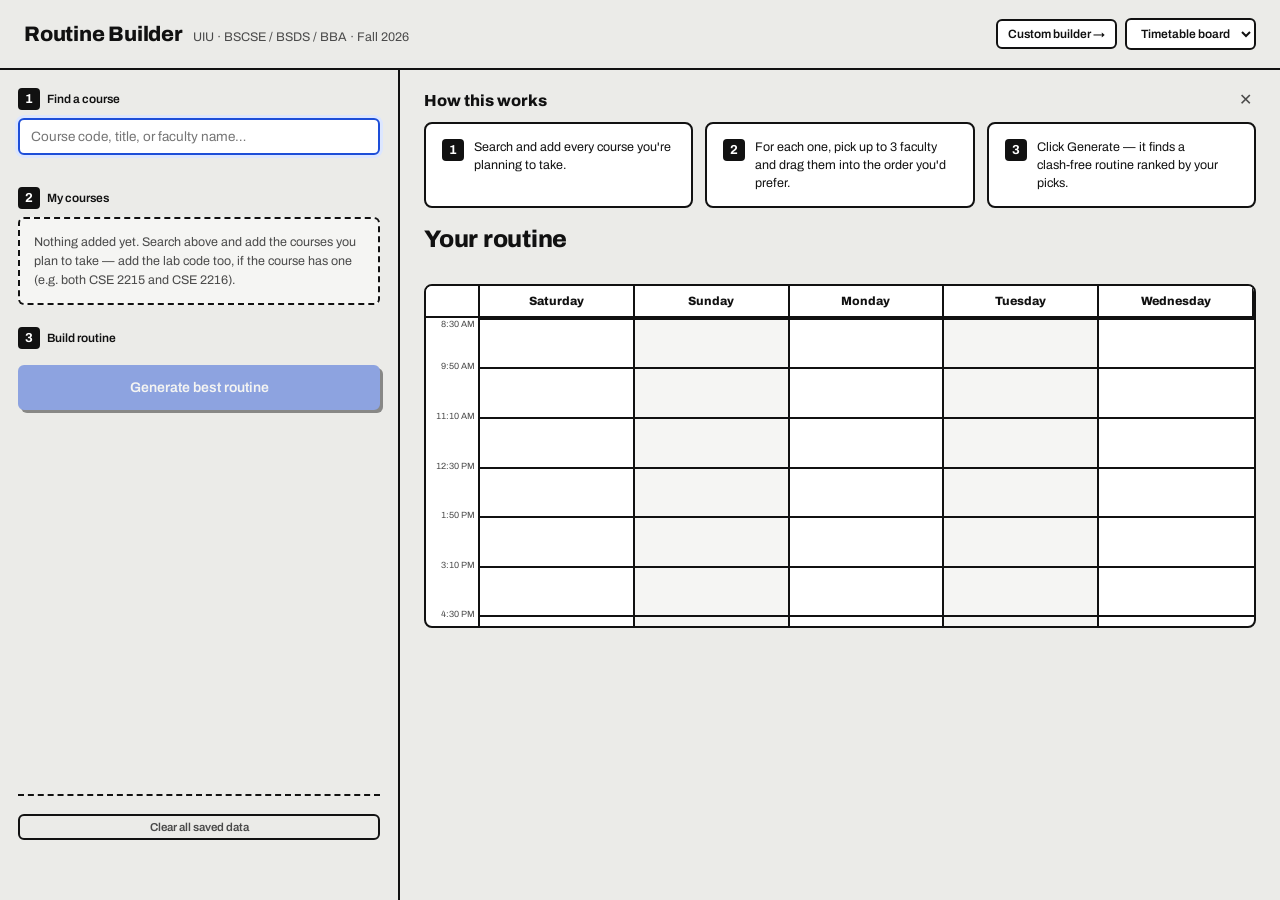
<file: index.html>
<!DOCTYPE html>
<html lang="en">
<head>
<meta charset="UTF-8">
<meta name="viewport" content="width=device-width, initial-scale=1, viewport-fit=cover">
<title>UIU Routine Builder — Fall 2026</title>
<link rel="preconnect" href="https://fonts.googleapis.com">
<link rel="preconnect" href="https://fonts.gstatic.com" crossorigin>
<link href="https://fonts.googleapis.com/css2?family=Archivo:wght@400;500;600;800&family=Bricolage+Grotesque:opsz,wght@12..96,500;12..96,700;12..96,800&family=Caveat:wght@500;700&family=Figtree:wght@400;500;600&family=Fraunces:opsz,wght@9..144,500;9..144,600;9..144,700&family=Hanken+Grotesk:wght@400;500;600&family=Plus+Jakarta+Sans:wght@400;500;600;700;800&display=swap" rel="stylesheet">
<link rel="stylesheet" href="style.css">
</head>
<body>

<div class="topbar">
  <div class="brand">
    <h1>Routine Builder</h1>
    <span class="sub">UIU · BSCSE / BSDS / BBA · Fall 2026</span>
  </div>
  <div class="theme-controls">
    <a class="theme-toggle nav-link" href="custom.html">Custom builder →</a>
    <select id="conceptSelect" class="theme-toggle" aria-label="Design">
      <option value="board" selected>Timetable board</option>
      <option value="dusk">Campus dusk</option>
      <option value="diary">Study diary</option>
      <option value="soft">Soft studio</option>
    </select>
  </div>
</div>

<div class="layout">
  <aside class="sidebar">
    <div>
      <div class="panel-title"><span class="step-num">1</span> Find a course</div>
      <div class="search-box-wrap">
        <input type="text" id="searchBox" placeholder="Course code, title, or faculty name…" autocomplete="off">
        <button class="search-clear" id="searchClear" type="button" aria-label="Clear search" style="display:none">✕</button>
      </div>
      <div class="search-results" id="searchResults"></div>
    </div>

    <div>
      <div class="panel-title"><span class="step-num">2</span> My courses</div>
      <div class="mycourses" id="myCourses">
        <div class="empty-note">Nothing added yet. Search above and add the courses you plan to take — add the lab code too, if the course has one (e.g. both CSE 2215 and CSE 2216).</div>
      </div>
    </div>

    <div class="generate-bar">
      <div class="panel-title"><span class="step-num">3</span> Build routine</div>
      <div class="row">
        <button class="btn solid" id="generateBtn" type="button" style="flex:1" disabled title="Add at least one course first">Generate best routine</button>
      </div>
      <div class="empty-note" id="solverNote" style="display:none"></div>
    </div>

    <div class="reset-row">
      <button class="btn small ghost danger" id="resetBtn" type="button">Clear all saved data</button>
    </div>
  </aside>

  <main class="main">
    <div class="onboarding" id="onboarding">
      <div class="ob-header">
        <div class="ob-title">How this works</div>
        <button class="onboarding-close" id="onboardingClose" aria-label="Dismiss">✕</button>
      </div>
      <div class="ob-steps">
        <div class="ob-step"><span class="step-num">1</span> Search and add every course you're planning to take.</div>
        <div class="ob-step"><span class="step-num">2</span> For each one, pick up to 3 faculty and drag them into the order you'd prefer.</div>
        <div class="ob-step"><span class="step-num">3</span> Click Generate — it finds a clash‑free routine ranked by your picks.</div>
      </div>
    </div>

    <div class="main-head">
      <h2 id="mainHeading">Your routine</h2>
      <div class="main-head-actions">
        <div class="alt-nav" id="altNav" style="display:none">
          <button class="btn small ghost" id="prevAlt" type="button">←</button>
          <span id="altLabel">Option 1 of 1</span>
          <button class="btn small ghost" id="nextAlt" type="button">→</button>
        </div>
        <button class="btn small" id="saveRoutineBtn" type="button" style="display:none">☆ Save this routine</button>
        <div class="saved-picker" id="savedPicker" style="display:none">
          <span class="saved-label">Saved</span>
          <select id="savedSelect"></select>
          <button class="icon-btn" id="deleteSavedBtn" title="Delete selected routine" aria-label="Delete selected routine">✕</button>
        </div>
      </div>
    </div>
    <div class="saved-meta" id="savedMeta"></div>

    <div id="statusArea"></div>
    <div class="summary-strip" id="summaryStrip" style="display:none"></div>

    <div class="grid-wrap" id="gridWrap">
      <div class="grid" id="grid"></div>
    </div>

    <div class="alt-list" id="sectionDetail"></div>
  </main>
</div>

<script src="data.js"></script>
<script src="app.js"></script>
</body>
</html>
</file>
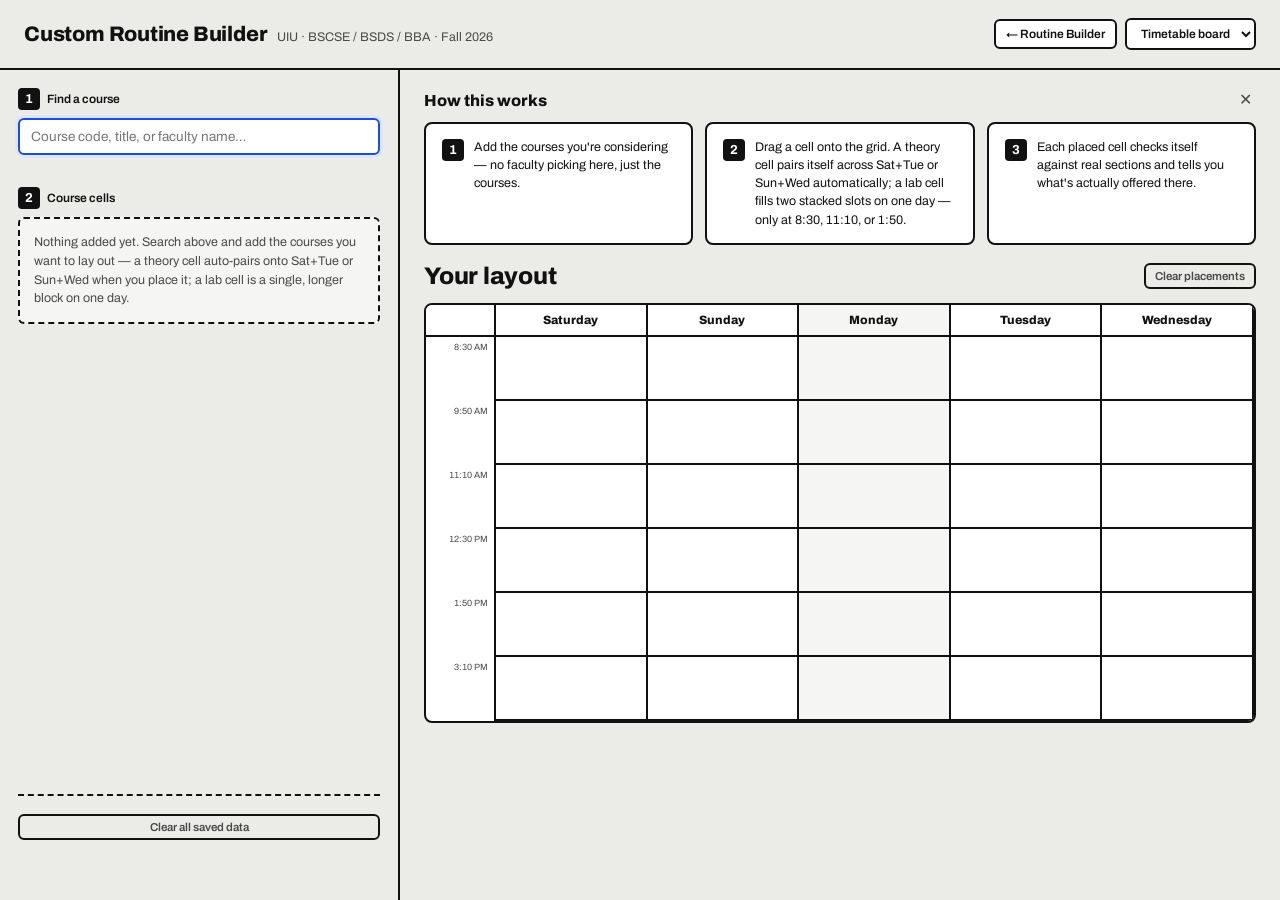
<file: custom.html>
<!DOCTYPE html>
<html lang="en">
<head>
<meta charset="UTF-8">
<meta name="viewport" content="width=device-width, initial-scale=1, viewport-fit=cover">
<title>Custom Routine Builder — Fall 2026</title>
<link rel="preconnect" href="https://fonts.googleapis.com">
<link rel="preconnect" href="https://fonts.gstatic.com" crossorigin>
<link href="https://fonts.googleapis.com/css2?family=Archivo:wght@400;500;600;800&family=Bricolage+Grotesque:opsz,wght@12..96,500;12..96,700;12..96,800&family=Caveat:wght@500;700&family=Figtree:wght@400;500;600&family=Fraunces:opsz,wght@9..144,500;9..144,600;9..144,700&family=Hanken+Grotesk:wght@400;500;600&family=Plus+Jakarta+Sans:wght@400;500;600;700;800&display=swap" rel="stylesheet">
<link rel="stylesheet" href="style.css">
</head>
<body>

<div class="topbar">
  <div class="brand">
    <h1>Custom Routine Builder</h1>
    <span class="sub">UIU · BSCSE / BSDS / BBA · Fall 2026</span>
  </div>
  <div class="theme-controls">
    <a class="theme-toggle nav-link" href="index.html">← Routine Builder</a>
    <select id="conceptSelect" class="theme-toggle" aria-label="Design">
      <option value="board" selected>Timetable board</option>
      <option value="dusk">Campus dusk</option>
      <option value="diary">Study diary</option>
      <option value="soft">Soft studio</option>
    </select>
  </div>
</div>

<div class="layout">
  <aside class="sidebar">
    <div>
      <div class="panel-title"><span class="step-num">1</span> Find a course</div>
      <div class="search-box-wrap">
        <input type="text" id="searchBox" placeholder="Course code, title, or faculty name…" autocomplete="off">
        <button class="search-clear" id="searchClear" type="button" aria-label="Clear search" style="display:none">✕</button>
      </div>
      <div class="search-results" id="searchResults"></div>
    </div>

    <div>
      <div class="panel-title"><span class="step-num">2</span> Course cells</div>
      <div class="mycourses" id="myCourses">
        <div class="empty-note">Nothing added yet. Search above and add the courses you want to lay out — a theory cell auto-pairs onto Sat+Tue or Sun+Wed when you place it; a lab cell is a single, longer block on one day.</div>
      </div>
    </div>

    <div class="reset-row">
      <button class="btn small ghost danger" id="resetBtn" type="button">Clear all saved data</button>
    </div>
  </aside>

  <main class="main">
    <div class="onboarding" id="onboarding">
      <div class="ob-header">
        <div class="ob-title">How this works</div>
        <button class="onboarding-close" id="onboardingClose" aria-label="Dismiss">✕</button>
      </div>
      <div class="ob-steps">
        <div class="ob-step"><span class="step-num">1</span> Add the courses you're considering — no faculty picking here, just the courses.</div>
        <div class="ob-step"><span class="step-num">2</span> Drag a cell onto the grid. A theory cell pairs itself across Sat+Tue or Sun+Wed automatically; a lab cell fills two stacked slots on one day — only at 8:30, 11:10, or 1:50.</div>
        <div class="ob-step"><span class="step-num">3</span> Each placed cell checks itself against real sections and tells you what's actually offered there.</div>
      </div>
    </div>

    <div class="main-head">
      <h2>Your layout</h2>
      <div class="main-head-actions">
        <button class="btn small ghost" id="clearGridBtn" type="button">Clear placements</button>
      </div>
    </div>

    <div id="statusArea"></div>

    <div class="grid-wrap custom-grid-wrap" id="gridWrap">
      <div class="cgrid" id="cgrid"></div>
    </div>

    <div class="alt-list" id="placementDetail"></div>
  </main>
</div>

<script src="data.js"></script>
<script src="app-custom.js"></script>
</body>
</html>
</file>
<file: style.css>
/* ---------- concept skins ----------
     Four complete, fixed looks (not light/dark variants of one palette) —
     picked via [data-concept] on <html>. Diary is the default on bare :root.
     Each defines the full token set below: surfaces, ink, accent, status
     colors, 8 course-block color slots, radius/border-width scale, shadow
     treatment (including a block-specific one), fonts, the step-badge shape,
     and a few decorative switches (dotted background, washi tape, tilt). */
  :root[data-concept="diary"] {
    --paper: #EEF2F8; --paper-2: #F4F6FC; --paper-raised: #FFFFFF;
    --ink: #18213F; --ink-soft: #5B6485; --rule: #D5DCEC;
    --accent: #2D4FE0; --accent-ink: #1C3AA8; --accent-soft: #E2E8FF;
    --ok-bg: #DDF3E4; --ok-ink: #1B5E36; --danger-bg: #FFE1E6; --danger-ink: #8A2340;
    --c1: #CDC3FF; --c2: #BDE9D2; --c3: #FFE184; --c4: #FFC2D4;
    --c5: #C3D9FF; --c6: #D7F2C9; --c7: #FFD9A8; --c8: #E8C6FF;
    --blk-ink: #18213F;
    --r-lg: 14px; --r-md: 10px; --r-btn: 10px; --r-blk: 4px; --bw: 1px;
    --shadow: 0 2px 8px rgba(24,33,63,.07);
    --blk-shadow: 0 3px 8px rgba(24,33,63,.18); --blk-border: 0 solid transparent;
    --f-d: 'Bricolage Grotesque','Segoe UI',sans-serif; --f-b: 'Figtree','Segoe UI',sans-serif; --f-h: 'Caveat','Segoe UI',cursive;
    --hw: 700; --tilt-on: 1; --tape: block;
    --step-bg: transparent; --step-ink: #2D4FE0; --step-bd: 1.5px solid #2D4FE0; --step-r: 50%; --step-fs: 13px;
    --brand-deco: underline wavy #2D4FE0 2px;
    --bg-img: radial-gradient(#C6CFE4 1px, transparent 1.3px); --bg-size: 20px 20px;
    color-scheme: light;
  }
  :root[data-concept="soft"] {
    --paper: #F1EEFB; --paper-2: #F8F6FE; --paper-raised: #FFFFFF;
    --ink: #231F3A; --ink-soft: #6A6587; --rule: #E7E2F6;
    --accent: #6C4CF5; --accent-ink: #4A2FD1; --accent-soft: #EBE6FF;
    --ok-bg: #DFF5EA; --ok-ink: #1E6A46; --danger-bg: #FFE3EC; --danger-ink: #9A2A54;
    --c1: #E2D9FF; --c2: #D3F1E4; --c3: #FFE8C4; --c4: #FFD8E3;
    --c5: #D6E4FF; --c6: #E0F7E9; --c7: #FFEFD1; --c8: #F2DCFF;
    --blk-ink: #2A2347;
    --r-lg: 22px; --r-md: 14px; --r-btn: 999px; --r-blk: 14px; --bw: 1px;
    --shadow: 0 10px 30px rgba(84,62,170,.10);
    --blk-shadow: 0 4px 12px rgba(84,62,170,.14); --blk-border: 0 solid transparent;
    --f-d: 'Plus Jakarta Sans','Segoe UI',sans-serif; --f-b: 'Plus Jakarta Sans','Segoe UI',sans-serif; --f-h: 'Plus Jakarta Sans','Segoe UI',sans-serif;
    --hw: 700; --tilt-on: 0; --tape: none;
    --step-bg: #6C4CF5; --step-ink: #FFFFFF; --step-bd: 0 solid transparent; --step-r: 50%; --step-fs: 13px;
    --brand-deco: none;
    --bg-img: none; --bg-size: auto;
    color-scheme: light;
  }
  :root[data-concept="dusk"] {
    --paper: #1D1829; --paper-2: #201B2D; --paper-raised: #272135;
    --ink: #F4EFFA; --ink-soft: #AAA0C0; --rule: #3A3250;
    --accent: #F4B97A; --accent-ink: #F8CDA0; --accent-soft: #3B3047;
    --ok-bg: #20382F; --ok-ink: #A4E6C8; --danger-bg: #3E2430; --danger-ink: #F2A3BA;
    --c1: #B8A6F2; --c2: #8FD8BA; --c3: #F4B97A; --c4: #F2A3BA;
    --c5: #A6C6F2; --c6: #9ED9C9; --c7: #E8C98F; --c8: #D7A6E8;
    --blk-ink: #1D1829;
    --r-lg: 16px; --r-md: 11px; --r-btn: 10px; --r-blk: 10px; --bw: 1px;
    --shadow: none;
    --blk-shadow: none; --blk-border: 0 solid transparent;
    --f-d: 'Fraunces','Georgia',serif; --f-b: 'Hanken Grotesk','Segoe UI',sans-serif; --f-h: 'Fraunces','Georgia',serif;
    --hw: 600; --tilt-on: 0; --tape: none;
    --step-bg: transparent; --step-ink: #F4B97A; --step-bd: 1.5px solid #F4B97A; --step-r: 50%; --step-fs: 13px;
    --brand-deco: none;
    --bg-img: none; --bg-size: auto;
    color-scheme: dark;
  }
  :root, :root[data-concept="board"] {
    --paper: #EBEBE8; --paper-2: #F5F5F3; --paper-raised: #FFFFFF;
    --ink: #111111; --ink-soft: #4A4A4A; --rule: #111111;
    --accent: #1D4ED8; --accent-ink: #1638A8; --accent-soft: #DCE6FF;
    --ok-bg: #BFF0CF; --ok-ink: #0B3D1E; --danger-bg: #FFD1C2; --danger-ink: #7A1F0B;
    --c1: #9DB8FF; --c2: #7FDDA8; --c3: #FFD43B; --c4: #FF9B85;
    --c5: #B8CCFF; --c6: #A8E8C4; --c7: #FFE27A; --c8: #FFBCA8;
    --blk-ink: #111111;
    --r-lg: 8px; --r-md: 6px; --r-btn: 6px; --r-blk: 4px; --bw: 2px;
    --shadow: none;
    --blk-shadow: 2px 2px 0 #111111; --blk-border: 2px solid #111111;
    --f-d: 'Archivo','Arial Narrow',sans-serif; --f-b: 'Archivo','Segoe UI',sans-serif; --f-h: 'Archivo','Segoe UI',sans-serif;
    --hw: 800; --tilt-on: 0; --tape: none;
    --step-bg: #111111; --step-ink: #FFFFFF; --step-bd: 0 solid transparent; --step-r: 4px; --step-fs: 13px;
    --brand-deco: none;
    --bg-img: none; --bg-size: auto;
    color-scheme: light;
  }

  * { box-sizing: border-box; }
  html, body { height: 100%; }
  body {
    margin: 0;
    background-color: var(--paper); background-image: var(--bg-img); background-size: var(--bg-size);
    color: var(--ink);
    font-family: var(--f-b), system-ui, sans-serif;
    padding-top: env(safe-area-inset-top, 0px);
    padding-bottom: env(safe-area-inset-bottom, 0px);
    transition: background-color .2s, color .2s;
  }
  body::before {
    content: "";
    position: fixed;
    inset: 0 0 auto;
    height: env(safe-area-inset-top, 0px);
    background: var(--paper);
    z-index: 50;
  }
  h1, h2, h3 { font-family: var(--f-d); margin: 0; font-weight: var(--hw); letter-spacing: -.01em; }
  a { color: inherit; }

  .topbar {
    position: sticky; top: env(safe-area-inset-top, 0px); z-index: 20;
    display: flex; align-items: center; justify-content: space-between;
    gap: 12px; padding: 18px 24px; border-bottom: var(--bw) solid var(--rule);
    background: var(--paper);
  }
  .topbar .brand { display: flex; align-items: baseline; gap: 10px; flex-wrap: wrap; }
  .topbar h1 { font-size: 21px; text-decoration: var(--brand-deco); text-underline-offset: 6px; }
  .topbar .sub { font-size: 12.5px; color: var(--ink-soft); font-family: var(--f-b); }
  .theme-controls { display: flex; align-items: center; gap: 8px; }
  .theme-toggle {
    border: var(--bw) solid var(--rule); background: var(--paper-raised); color: var(--ink);
    border-radius: var(--r-btn); padding: 6px 10px; font-size: 12px; cursor: pointer; font-family: inherit; font-weight: 600;
  }
  select.theme-toggle { width: auto; padding-right: 8px; }
  a.theme-toggle.nav-link { text-decoration: none; display: inline-flex; align-items: center; font-weight: 600; }
  a.theme-toggle.nav-link:hover { background: var(--accent-soft); }

  .layout {
    display: grid;
    grid-template-columns: 400px 1fr;
    gap: 0;
    align-items: start;
  }
  @media (max-width: 900px) {
    .layout { grid-template-columns: 1fr; }
  }

  .sidebar {
    border-right: var(--bw) solid var(--rule);
    padding: 18px 18px 60px;
    display: flex; flex-direction: column; gap: 22px;
    min-height: calc(100vh - 70px);
  }
  @media (max-width: 900px) { .sidebar { border-right: none; border-bottom: var(--bw) solid var(--rule); min-height: 0; } }

  .panel-title {
    font-size: 12px; color: var(--ink); font-weight: 600; margin-bottom: 8px;
    display: flex; align-items: center; gap: 7px; font-family: var(--f-d);
  }
  /* Step/flow indicator — a distinct shape from the solid round .frank-num
     badge used for faculty ranking, so the two kinds of "numbered thing" in
     the UI never read as meaning the same thing. */
  .step-num {
    flex: 0 0 auto; width: 22px; height: 22px; border-radius: var(--step-r);
    background: var(--step-bg); color: var(--step-ink); border: var(--step-bd);
    font-family: var(--f-h); font-size: var(--step-fs); font-weight: 700;
    display: inline-flex; align-items: center; justify-content: center;
  }

  .onboarding { margin-bottom: 18px; }
  .onboarding .ob-header { display: flex; align-items: center; justify-content: space-between; margin-bottom: 10px; }
  .onboarding .ob-title { font-family: var(--f-d); font-weight: var(--hw); font-size: 16px; }
  .onboarding .ob-steps { display: flex; gap: 12px; flex-wrap: wrap; }
  .onboarding .ob-step {
    flex: 1 1 200px; display: flex; align-items: flex-start; gap: 10px; font-size: 12.5px; line-height: 1.45; color: var(--ink);
    border: var(--bw) solid var(--rule); border-radius: var(--r-lg);
    background: var(--paper-raised);
    box-shadow: var(--shadow);
    padding: 14px 16px;
  }
  .onboarding .ob-step .step-num { margin-top: 1px; }
  .onboarding-close {
    flex: 0 0 auto; background: none; border: none; color: var(--ink-soft);
    cursor: pointer; font-size: 16px; line-height: 1; padding: 4px;
  }
  .onboarding-close:hover { color: var(--danger-ink); }
  /* On mobile the sidebar already stacks above the routine and the numbered
     1·2·3 panels read in order as you scroll, so the explainer is redundant
     there — it only earns its space on wider screens. */
  @media (max-width: 900px) { .onboarding { display: none; } }

  input[type="text"], select {
    width: 100%; border: var(--bw) solid var(--rule); background: var(--paper-raised); color: var(--ink);
    border-radius: var(--r-md); padding: 9px 11px; font-size: 13.5px; font-family: inherit;
  }
  input[type="text"]:focus, select:focus { outline: 2px solid var(--accent); outline-offset: 1px; }

  .search-box-wrap { position: relative; }
  .search-box-wrap input {
    padding-right: 30px; border-color: var(--accent); box-shadow: 0 0 0 3px var(--accent-soft);
  }
  .search-clear {
    position: absolute; right: 5px; top: 50%; transform: translateY(-50%);
    background: none; border: none; color: var(--ink-soft); cursor: pointer;
    font-size: 15px; padding: 5px 6px; line-height: 1; border-radius: 50%;
  }
  .search-clear:hover { color: var(--danger-ink); background: var(--accent-soft); }
  .search-results { display: flex; flex-direction: column; gap: 6px; margin-top: 10px; max-height: 260px; overflow-y: auto; }
  .search-hit,
  .course-card {
    border: var(--bw) solid var(--rule);
    background: var(--paper-raised);
    box-shadow: var(--shadow);
  }
  .search-hit {
    display: flex; align-items: center; justify-content: space-between; gap: 8px;
    padding: 10px 12px; border-radius: var(--r-lg);
  }
  .search-hit .meta { font-size: 12.5px; line-height: 1.4; }
  .search-hit .code { font-weight: var(--hw); font-family: var(--f-d); font-size: 14px; }
  .search-hit .title { color: var(--ink-soft); }
  .search-hit .n { font-size: 11px; color: var(--ink-soft); }
  .btn {
    font-family: inherit; font-size: 12.5px; font-weight: 600; border-radius: var(--r-btn); border: var(--bw) solid var(--rule);
    background: var(--paper-raised); color: var(--ink); padding: 7px 13px; cursor: pointer; white-space: nowrap;
    transition: background .12s, transform .12s;
  }
  .btn:hover { background: var(--accent-soft); }
  .btn.solid { background: var(--accent); color: var(--paper-raised); border-color: var(--accent); }
  .btn.solid:hover { filter: brightness(1.05); }
  .btn.ghost { background: transparent; border-color: var(--rule); color: var(--ink-soft); }
  .btn:disabled { opacity: .45; cursor: not-allowed; }
  .btn.small { padding: 5px 9px; font-size: 11.5px; }
  :root[data-concept="board"] .btn.solid { box-shadow: 3px 3px 0 var(--ink); }
  :root[data-concept="board"] .btn.solid:active { transform: translate(2px,2px); box-shadow: 1px 1px 0 var(--ink); }

  .mycourses { display: flex; flex-direction: column; gap: 10px; }
  .course-card { border-radius: var(--r-lg); padding: 14px 15px; cursor: pointer; }
  .course-card.previewing { outline: 2px solid var(--accent); outline-offset: 1px; }
  .course-card .head { display: flex; align-items: flex-start; justify-content: space-between; gap: 8px; }
  .course-card .code { font-family: var(--f-d); font-weight: var(--hw); font-size: 15.5px; }
  .course-card .title { font-size: 12.5px; color: var(--ink-soft); margin-top: 1px; }
  .course-card .credit { font-size: 11px; color: var(--ink-soft); margin-top: 2px; }
  .remove-x { background: none; border: none; color: var(--ink-soft); cursor: pointer; font-size: 17px; line-height: 1; padding: 2px 4px; border-radius: 50%; }
  .remove-x:hover { color: var(--danger-ink); background: var(--accent-soft); }

  .frank-add-row { margin-top: 10px; margin-bottom: 8px; }
  .frank-add-row select { font-size: 12.5px; padding: 8px 10px; background: var(--paper-2); }
  .frank-max-note {
    display: inline-flex; align-items: center; gap: 5px; font-size: 10.5px; font-weight: 600;
    color: var(--accent-ink); background: var(--accent-soft); border-radius: var(--r-btn); padding: 6px 12px;
  }
  .frank-max-note::before { content: "✓"; font-size: 9px; }
  .frank-list {
    border: var(--bw) solid var(--rule); border-radius: var(--r-md); overflow: hidden;
    background: var(--paper-raised);
  }
  .frank-empty { font-size: 11.5px; color: var(--ink-soft); text-align: center; padding: 14px 10px; }
  .frank-row {
    display: flex; align-items: center; gap: 7px; padding: 8px 10px;
    border-bottom: var(--bw) solid var(--rule); background: var(--paper-raised);
    font-size: 12.5px; cursor: grab; touch-action: none; user-select: none;
  }
  .frank-row:last-child { border-bottom: none; }
  .frank-row.dragging { cursor: grabbing; background: var(--accent-soft); }
  .frank-num {
    flex: 0 0 auto; width: 18px; height: 18px; border-radius: 50%;
    background: var(--accent); color: var(--paper-raised); font-size: 10px; font-weight: 700;
    display: flex; align-items: center; justify-content: center;
  }
  .frank-name { flex: 1 1 auto; overflow: hidden; text-overflow: ellipsis; white-space: nowrap; }
  .frank-remove {
    flex: 0 0 auto; background: none; border: none; color: var(--ink-soft); opacity: .6;
    cursor: pointer; font-size: 12px; padding: 2px 3px; line-height: 1;
  }
  .frank-remove:hover { color: var(--danger-ink); opacity: 1; }
  .frank-handle { flex: 0 0 auto; color: var(--ink-soft); font-size: 13px; opacity: .55; letter-spacing: -1px; }

  .saved-picker { display: flex; align-items: center; gap: 6px; }
  .saved-picker .saved-label { font-size: 11px; color: var(--ink-soft); white-space: nowrap; }
  .saved-picker select { max-width: 170px; font-size: 12px; padding: 6px 8px; }
  .saved-meta { font-size: 11.5px; color: var(--ink-soft); margin: -6px 0 12px; min-height: 1em; }
  .icon-btn {
    flex: 0 0 auto; border: var(--bw) solid var(--rule); background: var(--paper-raised); color: var(--ink-soft);
    border-radius: var(--r-md); padding: 6px 9px; font-size: 13px; cursor: pointer; font-family: inherit;
  }
  .icon-btn:hover { color: var(--danger-ink); border-color: var(--danger-ink); }
  .icon-btn:disabled { opacity: .4; cursor: not-allowed; color: var(--ink-soft); border-color: var(--rule); }

  .empty-note {
    font-size: 12.5px; color: var(--ink-soft); line-height: 1.5;
    border: var(--bw) dashed var(--rule); border-radius: var(--r-md); padding: 14px; background: var(--paper-2);
  }

  .generate-bar { display: flex; flex-direction: column; gap: 8px; }
  .generate-bar .row { display: flex; gap: 8px; }
  .generate-bar .btn.solid { padding: 13px 16px; font-size: 14px; }

  .reset-row { margin-top: auto; padding-top: 18px; border-top: var(--bw) dashed var(--rule); }
  .reset-row .btn { width: 100%; color: var(--ink-soft); }
  .reset-row .btn.danger:hover { background: var(--danger-bg); color: var(--danger-ink); border-color: var(--danger-ink); }

  .main { padding: 18px 24px 80px; }
  .main-head { display: flex; align-items: flex-end; justify-content: space-between; gap: 12px; flex-wrap: wrap; margin-bottom: 14px; }
  .main-head h2 { font-size: 24px; }
  .main-head-actions { display: flex; align-items: center; gap: 10px; flex-wrap: wrap; }
  .main-head .alt-nav { display: flex; align-items: center; gap: 8px; font-size: 16px; color: var(--ink-soft); font-family: var(--f-h); }

  .status-banner { font-size: 13px; padding: 12px 16px; border-radius: var(--r-md); margin-bottom: 14px; border: var(--bw) solid transparent; font-weight: 500; }
  .status-banner.ok { color: var(--ok-ink); background: var(--ok-bg); }
  .status-banner.warn { color: var(--danger-ink); background: var(--danger-bg); }
  .status-banner:empty { display: none; margin: 0; padding: 0; border: none; }
  :root[data-concept="board"] .status-banner { border-color: var(--ink); }

  .summary-strip { display: flex; gap: 18px 30px; flex-wrap: wrap; margin-bottom: 16px; }
  .summary-item { display: flex; align-items: baseline; gap: 6px; font-size: 13px; color: var(--ink-soft); }
  .summary-item b { color: var(--ink); font-family: var(--f-d); font-size: 22px; font-weight: var(--hw); letter-spacing: -.02em; }

  /* Compact but roomier than a cell-cramped spreadsheet. overflow-y is pinned
     to hidden on purpose: leaving it unset makes the browser implicitly treat
     it as "auto" too (since overflow-x isn't visible), which shows a stray
     vertical scrollbar the moment content is even 1px taller than the box. */
  .grid-wrap {
    max-width: 900px;
    overflow-x: auto; overflow-y: hidden;
    border: var(--bw) solid var(--rule); border-radius: var(--r-lg); background: var(--paper-raised); box-shadow: var(--shadow);
  }
  .grid {
    display: grid;
    min-width: 460px;
    grid-template-columns: 54px repeat(var(--ndays), 1fr);
  }
  .grid .corner { border-bottom: var(--bw) solid var(--rule); border-right: var(--bw) solid var(--rule); background: var(--paper-raised); }
  .grid .daycol-head {
    padding: 8px 4px; text-align: center; font-family: var(--f-d); font-weight: var(--hw); font-size: 12px;
    border-bottom: var(--bw) solid var(--rule); border-right: var(--bw) solid var(--rule); background: var(--paper-raised);
    position: sticky; top: 0;
  }
  .grid .daycol-head:last-child { border-right: none; }
  .hourlabels { position: relative; border-right: var(--bw) solid var(--rule); }
  .hourlabels .hl { position: absolute; left: 0; right: 3px; text-align: right; font-size: 9px; color: var(--ink-soft); transform: translateY(-6px); font-variant-numeric: tabular-nums; }
  .daybody { position: relative; border-right: var(--bw) solid var(--rule); }
  .daybody:nth-child(odd) { background: var(--paper-2); }
  .daybody:last-child { border-right: none; }
  .slotline { position: absolute; left: 0; right: 0; border-top: var(--bw) solid var(--rule); }
  .block {
    position: absolute; left: 3px; right: 3px; border-radius: var(--r-blk); padding: 4px 6px; overflow: hidden;
    font-size: 8.5px; line-height: 1.28; color: var(--blk-ink); cursor: default;
    background: var(--bc);
    border: var(--blk-border);
    box-shadow: var(--blk-shadow);
    transform: rotate(calc(var(--tilt, 0) * var(--tilt-on) * 1deg));
    transition: transform .15s, box-shadow .15s;
  }
  .block:hover { transform: translateY(-2px) rotate(0deg); z-index: 3; }
  .block::before {
    content: ""; display: var(--tape); position: absolute; top: 1px; left: 50%; width: 26px; height: 8px;
    transform: translateX(-50%) rotate(-2deg); background: rgba(255,255,255,.65); box-shadow: 0 0 0 1px rgba(24,33,63,.06);
  }
  .block .bcode { font-weight: var(--hw); font-family: var(--f-d); font-size: 9px; }
  .block .bfac { opacity: .85; }
  .block.conflict { outline: 2px solid var(--danger-ink); outline-offset: -2px; }

  .alt-list { margin-top: 18px; }
  .alt-list h2, .alt-list h3 { font-size: 16px; margin-bottom: 10px; }
  .alt-list .section-table { width: 100%; border-collapse: collapse; font-size: 12.5px; }
  .section-table th { text-align: left; font-weight: 600; color: var(--ink-soft); font-size: 11px; padding: 8px 10px; border-bottom: var(--bw) solid var(--rule); background: var(--paper-2); }
  .section-table td { padding: 9px 10px; border-bottom: var(--bw) solid var(--rule); }
  .section-table tr:last-child td { border-bottom: none; }
  .section-table td:first-child { font-family: var(--f-d); font-weight: var(--hw); white-space: nowrap; }
  .swatch { width: 10px; height: 10px; border-radius: 3px; display: inline-block; margin-right: 6px; vertical-align: -1px; }

  ::-webkit-scrollbar { height: 9px; width: 9px; }
  ::-webkit-scrollbar-thumb { background: var(--rule); border-radius: 6px; }

  /* ---------- custom routine builder (discrete drag-and-drop grid) ---------- */
  .cgrid {
    display: grid;
    min-width: 480px;
    grid-template-columns: 70px repeat(var(--ndays), 1fr);
    grid-template-rows: auto repeat(6, 64px);
  }
  .cgrid-corner, .cgrid-head {
    border-bottom: var(--bw) solid var(--rule); border-right: var(--bw) solid var(--rule); background: var(--paper-raised);
  }
  .cgrid-head { text-align: center; padding: 8px 4px; font-family: var(--f-d); font-weight: var(--hw); font-size: 12px; }
  .cgrid-time {
    grid-column: 1; display: flex; align-items: flex-start; justify-content: flex-end; padding: 5px 6px 0 0;
    font-size: 9px; color: var(--ink-soft); border-right: var(--bw) solid var(--rule); font-variant-numeric: tabular-nums;
  }
  .drop-cell { border-right: var(--bw) solid var(--rule); border-bottom: var(--bw) solid var(--rule); position: relative; }
  /* Monday doesn't pair with another day the way Sat+Tue and Sun+Wed do —
     it's effectively a lab-only day here — so it's tinted a touch differently
     to set it apart from the four paired days at a glance. */
  .drop-cell.mon-col, .cgrid-head.mon-col { background: var(--paper-2); }
  /* Click a course card (or start dragging one of its cells) and every slot
     with a real section lights up — a static, whole-grid preview, separate
     from the single-cell drop-ok/drop-bad highlight below that tracks the
     live cursor position during a drag. */
  .drop-cell.slot-available { background: var(--ok-bg); box-shadow: inset 0 0 0 2px var(--ok-ink); }
  .drop-cell.drop-ok { background: var(--ok-bg); }
  .drop-cell.drop-bad { background: var(--danger-bg); }

  .placed-token {
    margin: 2px; border-radius: var(--r-blk); padding: 5px 7px; overflow: hidden; cursor: grab;
    background: var(--bc); color: var(--blk-ink); border: var(--blk-border); box-shadow: var(--blk-shadow);
    display: flex; flex-direction: column; gap: 2px; touch-action: none; user-select: none;
  }
  .placed-token.dragging { opacity: .5; }
  .pt-head { display: flex; align-items: center; justify-content: space-between; gap: 4px; }
  .pt-code { font-family: var(--f-d); font-weight: var(--hw); font-size: 11px; }
  .pt-remove { background: none; border: none; color: var(--blk-ink); opacity: .6; cursor: pointer; font-size: 11px; padding: 0 2px; line-height: 1; }
  .pt-remove:hover { opacity: 1; }
  .pt-kind { font-size: 9px; opacity: .85; }
  .pt-match { font-size: 9px; font-weight: 700; margin-top: auto; }
  .pt-match.warn { color: var(--danger-ink); }
  .pt-match.ok { color: var(--ok-ink); }

  .cell-tray { display: flex; flex-wrap: wrap; gap: 6px; margin-top: 10px; }
  .cell-tray-empty { font-size: 11px; color: var(--ink-soft); font-style: italic; }
  .cell-chip {
    border: var(--bw) dashed var(--accent); border-radius: var(--r-md); padding: 7px 10px;
    font-size: 11.5px; font-weight: 600; color: var(--accent-ink); background: var(--accent-soft);
    cursor: grab; touch-action: none; user-select: none;
  }
  .cell-chip.dragging { opacity: .5; }
</file>
